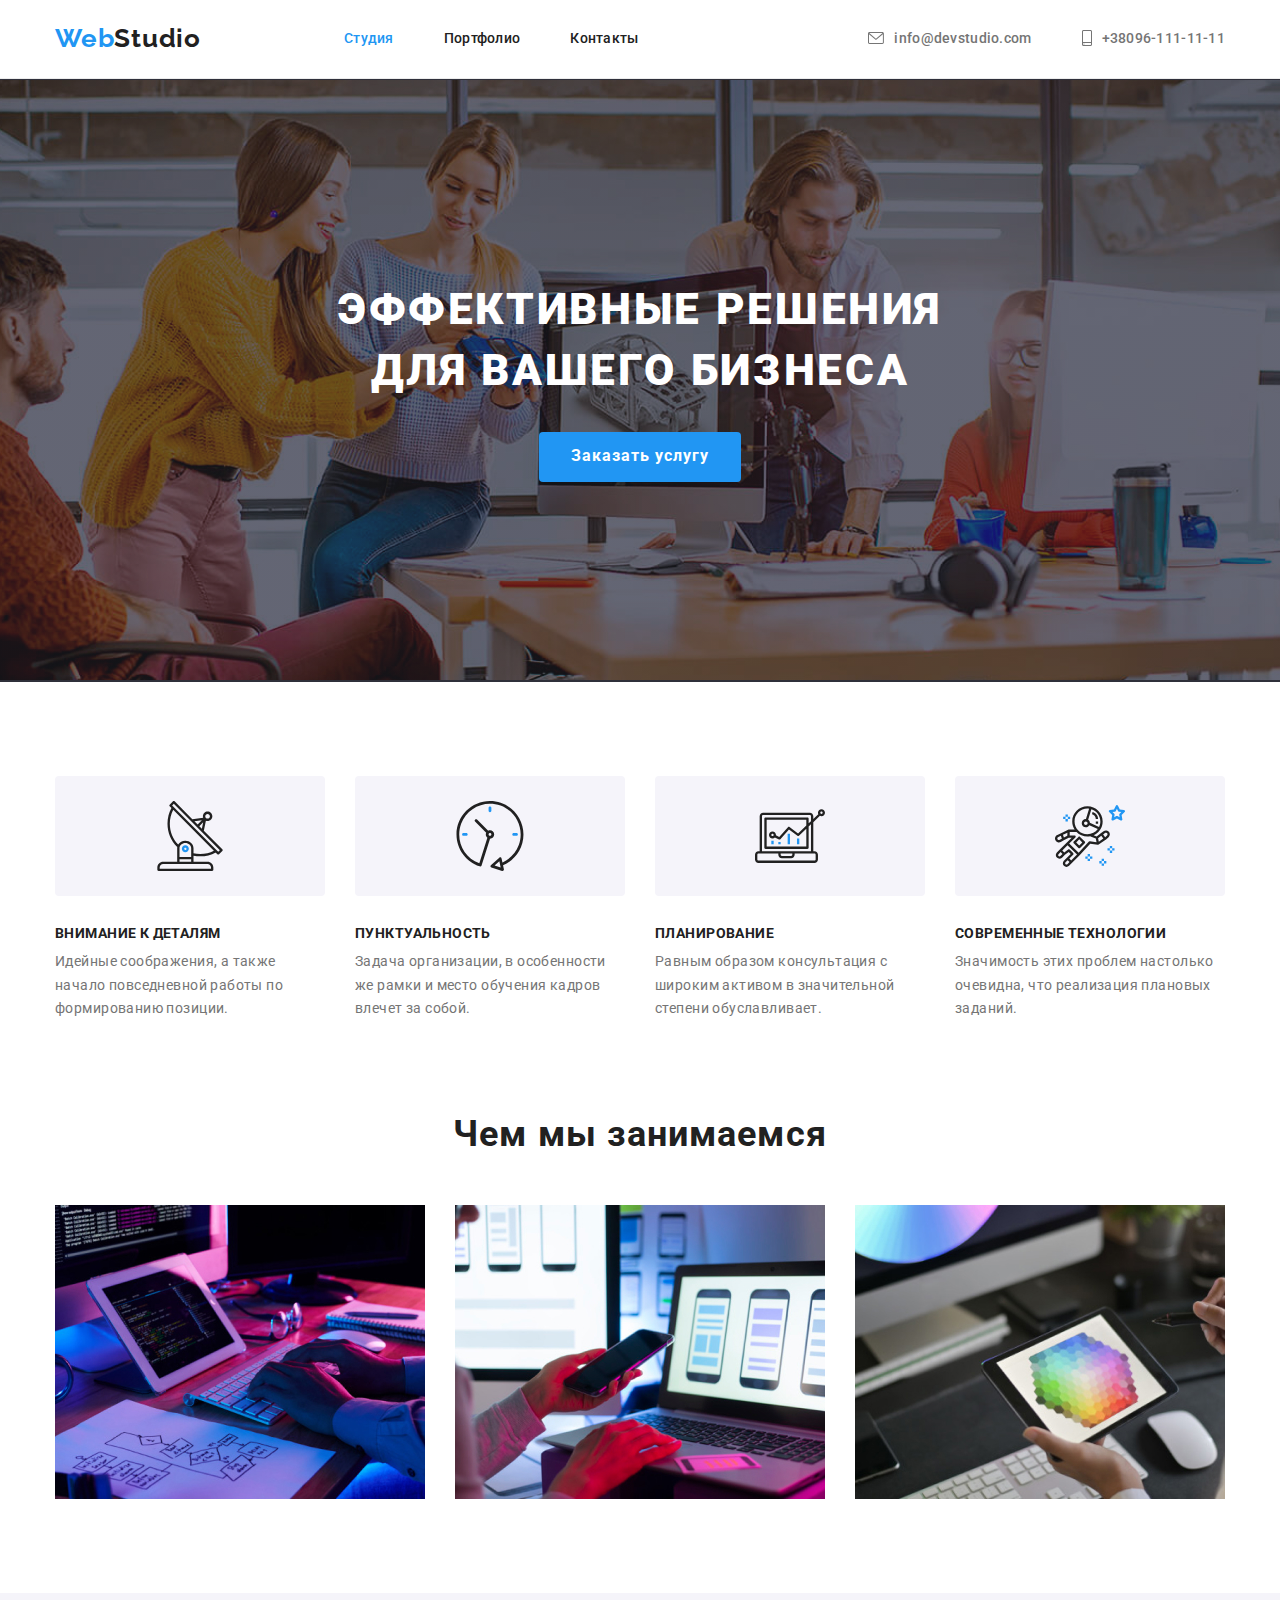
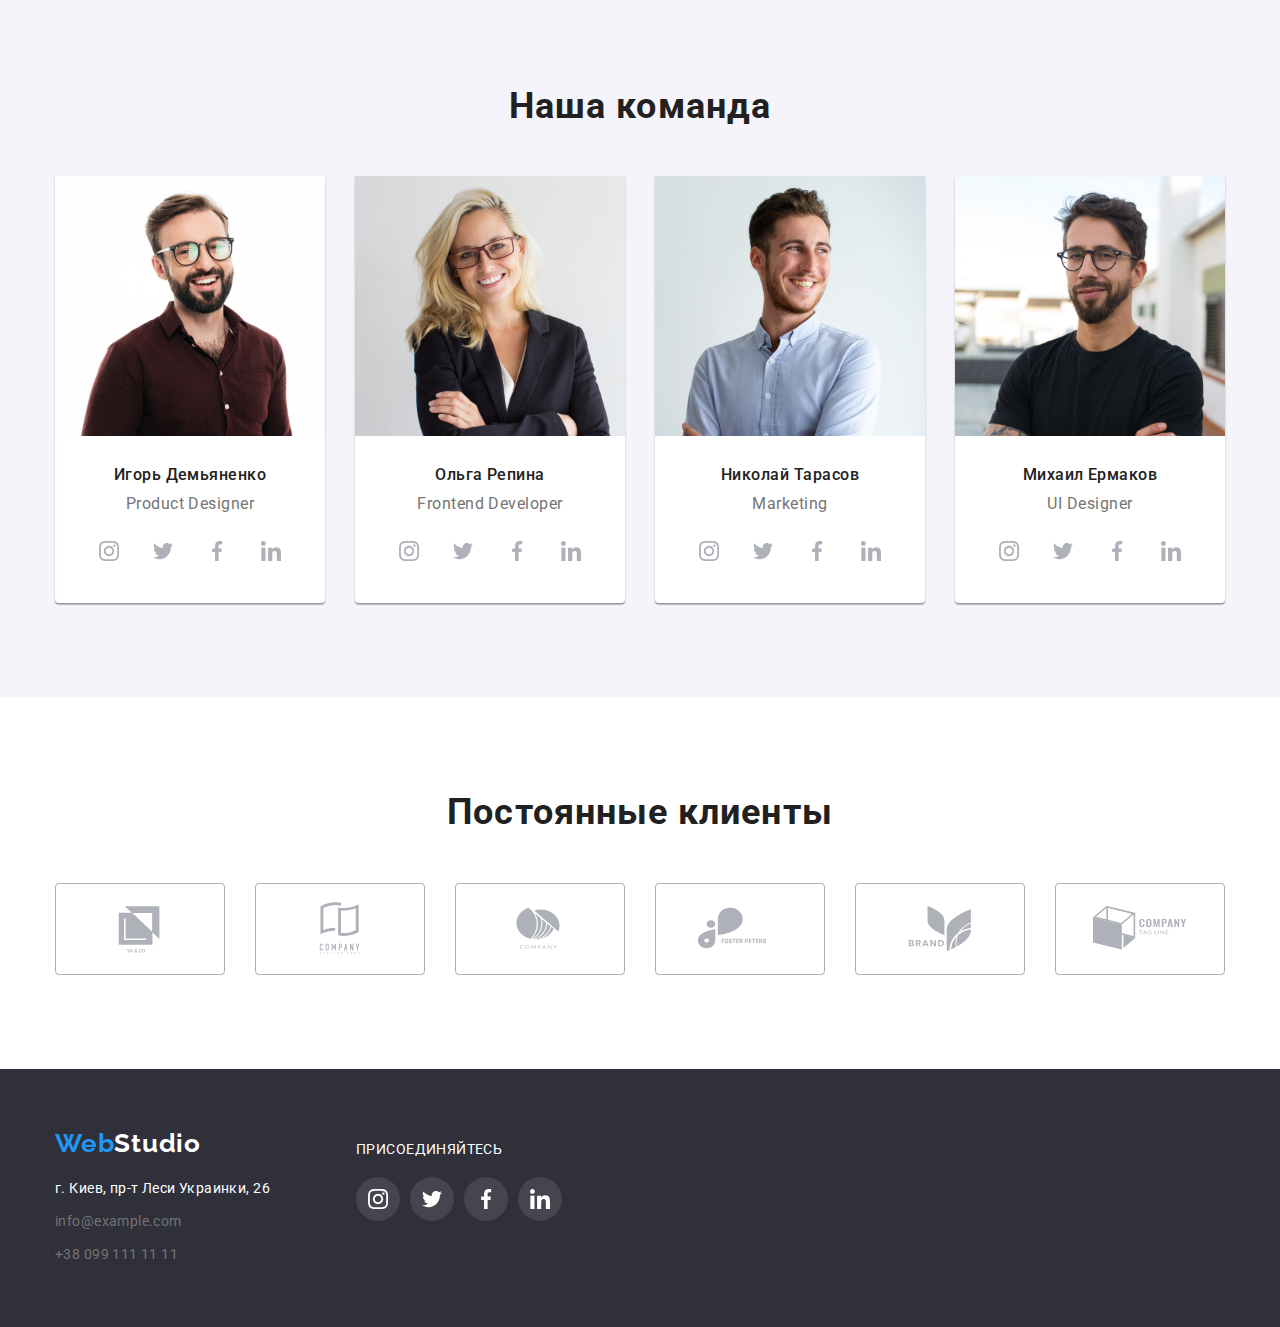
<file: index.html>
<!DOCTYPE html>
<html lang="ru">
  <head>
    <meta charset="UTF-8" />
    <meta http-equiv="X-UA-Compatible" content="IE=edge" />
    <meta name="viewport" content="width=device-width, initial-scale=1.0" />
    <title>Web-studio</title>
    <link rel="preconnect" href="https://fonts.googleapis.com" />
    <link rel="preconnect" href="https://fonts.gstatic.com" crossorigin />
    <link
      href="https://fonts.googleapis.com/css2?family=Raleway:wght@700&family=Roboto:wght@400;500;700;900&display=swap"
      rel="stylesheet"
    />
    <link
      rel="stylesheet"
      href="https://cdnjs.cloudflare.com/ajax/libs/modern-normalize/1.1.0/modern-normalize.min.css
"
    />
    <link rel="stylesheet" href="./css/style.css" />
  </head>
  <body class="body">
    <!-- Шапка сайта -->
    <header class="header">
      <div class="container">
        <nav class="header-title">
          <a href="./index.html" class="header-logo-nav">
            <span class="header-logo-web">Web</span
            ><span class="header-logo-studio">Studio</span>
          </a>
          <ul class="header-list">
            <li class="header-item">
              <a href="./index.html" class="header-link current">Студия</a>
            </li>
            <li class="header-item">
              <a href="./portfolio.html" class="header-link">Портфолио</a>
            </li>
            <li class="header-item">
              <a href="" class="header-link">Контакты</a>
            </li>
          </ul>
        </nav>
        <ul class="header-list-connect">
          <li class="header-item-connection">
            <a href="mailto:info@devstudio.com" class="header-link-mail">
              <svg class="header-icon" width="16" height="12">
                <use href="./image/icons.svg#icon-post"></use>
              </svg>
              info@devstudio.com
            </a>
          </li>
          <li class="header-item-connection">
            <a href="tel:+380961111111" class="header-link-tel">
              <svg class="header-icon" width="10" height="16">
                <use href="./image/icons.svg#icon-smartphone"></use>
              </svg>
              +38096-111-11-11
            </a>
          </li>
        </ul>
      </div>
    </header>

    <main class="main">
      <!-- Герой -->
      <section class="hero">
        <div class="container flex">
          <h1 class="hero-caption">Эффективные решения для вашего бизнеса</h1>
          <button type="button" class="hero-btn">Заказать услугу</button>
        </div>
      </section>
      <!-- Контент -->
      <section class="content">
        <div class="container">
          <ul class="content-list">
            <li class="content-item">
              <div class="box-icon">
                <svg class="content-icon" width="70" height="70">
                  <use href="./image/icons.svg#icon-antenna-1-1"></use>
                </svg>
              </div>
              <h2 class="content-caption">Внимание к деталям</h2>
              <p class="content-text">
                Идейные соображения, а также начало повседневной работы по
                формированию позиции.
              </p>
            </li>
            <li class="content-item">
              <div class="box-icon">
                <svg class="content-icon" width="70" height="70">
                  <use href="./image/icons.svg#icon-clock-1-1"></use>
                </svg>
              </div>
              <h2 class="content-caption">Пунктуальность</h2>
              <p class="content-text">
                Задача организации, в особенности же рамки и место обучения
                кадров влечет за собой.
              </p>
            </li>
            <li class="content-item">
              <div class="box-icon">
                <svg class="content-icon" width="70" height="70">
                  <use href="./image/icons.svg#icon-diagram-1-1"></use>
                </svg>
              </div>
              <h2 class="content-caption">Планирование</h2>
              <p class="content-text">
                Равным образом консультация с широким активом в значительной
                степени обуславливает.
              </p>
            </li>
            <li class="content-item">
              <div class="box-icon">
                <svg class="content-icon" width="70" height="70">
                  <use href="./image/icons.svg#icon-astronaut-1-1"></use>
                </svg>
              </div>
              <h2 class="content-caption">Современные технологии</h2>
              <p class="content-text">
                Значимость этих проблем настолько очевидна, что реализация
                плановых заданий.
              </p>
            </li>
          </ul>
        </div>
      </section>
      <!-- Род занятий -->
      <section class="employment">
        <div class="container">
          <h2 class="employment-caption">Чем мы занимаемся</h2>
          <ul class="employment-list">
            <li class="employment-item">
              <img
                src="./image/img.jpg"
                alt="кодирование-на-планшете"
                class="image"
              />
            </li>
            <li class="employment-item">
              <img
                src="./image/tel-in-hand.jpg"
                alt="телефон-в-руках"
                class="image"
              />
            </li>
            <li class="employment-item">
              <img
                src="./image/leptop.jpg"
                alt="выбор-цвета-на-планшете"
                class="image"
              />
            </li>
          </ul>
        </div>
      </section>
      <!-- Команда работников -->
      <section class="team">
        <div class="container team">
          <h2 class="team-caption">Наша команда</h2>
          <ul class="team-list">
            <li class="team-item">
              <img src="./image/igor-d.jpg" alt="" width="270" class="image" />
              <h3 class="team-name">Игорь Демьяненко</h3>
              <p class="team-text">Product Designer</p>
              <ul class="team-soc-list list">
                <li class="team-soc-item">
                  <a href="" class="team-soc-link link">
                    <svg class="team-soc-icon" width="20" height="20">
                      <use href="./image/icons.svg#icon-instagram"></use>
                    </svg>
                  </a>
                </li>
                <li class="team-soc-item">
                  <a href="" class="team-soc-link link"
                    ><svg class="team-soc-icon" width="20" height="20">
                      <use href="./image/icons.svg#icon-twitter"></use></svg
                  ></a>
                </li>
                <li class="team-soc-item">
                  <a href="" class="team-soc-link link"
                    ><svg class="team-soc-icon" width="20" height="20">
                      <use href="./image/icons.svg#icon-facebook"></use></svg
                  ></a>
                </li>
                <li class="team-soc-item">
                  <a href="" class="team-soc-link link"
                    ><svg class="team-soc-icon" width="20" height="20">
                      <use href="./image/icons.svg#icon-linkedin"></use></svg
                  ></a>
                </li>
              </ul>
            </li>
            <li class="team-item">
              <img src="./image/olg-r.jpg " alt="" width="270" class="image" />
              <h3 class="team-name">Ольга Репина</h3>
              <p class="team-text">Frontend Developer</p>
              <ul class="team-soc-list list">
                <li class="team-soc-item">
                  <a href="" class="team-soc-link link">
                    <svg class="team-soc-icon" width="20" height="20">
                      <use href="./image/icons.svg#icon-instagram"></use>
                    </svg>
                  </a>
                </li>
                <li class="team-soc-item">
                  <a href="" class="team-soc-link link"
                    ><svg class="team-soc-icon" width="20" height="20">
                      <use href="./image/icons.svg#icon-twitter"></use></svg
                  ></a>
                </li>
                <li class="team-soc-item">
                  <a href="" class="team-soc-link link"
                    ><svg class="team-soc-icon" width="20" height="20">
                      <use href="./image/icons.svg#icon-facebook"></use></svg
                  ></a>
                </li>
                <li class="team-soc-item">
                  <a href="" class="team-soc-link link"
                    ><svg class="team-soc-icon" width="20" height="20">
                      <use href="./image/icons.svg#icon-linkedin"></use></svg
                  ></a>
                </li>
              </ul>
            </li>
            <li class="team-item">
              <img src="./image/nicolay.jpg" alt="" width="270" class="image" />
              <h3 class="team-name">Николай Тарасов</h3>
              <p class="team-text">Marketing</p>
              <ul class="team-soc-list list">
                <li class="team-soc-item">
                  <a href="" class="team-soc-link link">
                    <svg class="team-soc-icon" width="20" height="20">
                      <use href="./image/icons.svg#icon-instagram"></use>
                    </svg>
                  </a>
                </li>
                <li class="team-soc-item">
                  <a href="" class="team-soc-link link"
                    ><svg class="team-soc-icon" width="20" height="20">
                      <use href="./image/icons.svg#icon-twitter"></use></svg
                  ></a>
                </li>
                <li class="team-soc-item">
                  <a href="" class="team-soc-link link"
                    ><svg class="team-soc-icon" width="20" height="20">
                      <use href="./image/icons.svg#icon-facebook"></use></svg
                  ></a>
                </li>
                <li class="team-soc-item">
                  <a href="" class="team-soc-link link"
                    ><svg class="team-soc-icon" width="20" height="20">
                      <use href="./image/icons.svg#icon-linkedin"></use></svg
                  ></a>
                </li>
              </ul>
            </li>
            <li class="team-item">
              <img
                src="./image/myhail-e.jpg"
                alt=""
                width="270"
                class="image"
              />
              <h3 class="team-name">Михаил Ермаков</h3>
              <p class="team-text">UI Designer</p>
              <ul class="team-soc-list list">
                <li class="team-soc-item">
                  <a href="" class="team-soc-link link">
                    <svg class="team-soc-icon" width="20" height="20">
                      <use href="./image/icons.svg#icon-instagram"></use>
                    </svg>
                  </a>
                </li>
                <li class="team-soc-item">
                  <a href="" class="team-soc-link link"
                    ><svg class="team-soc-icon" width="20" height="20">
                      <use href="./image/icons.svg#icon-twitter"></use></svg
                  ></a>
                </li>
                <li class="team-soc-item">
                  <a href="" class="team-soc-link link"
                    ><svg class="team-soc-icon" width="20" height="20">
                      <use href="./image/icons.svg#icon-facebook"></use></svg
                  ></a>
                </li>
                <li class="team-soc-item">
                  <a href="" class="team-soc-link link"
                    ><svg class="team-soc-icon" width="20" height="20">
                      <use href="./image/icons.svg#icon-linkedin"></use></svg
                  ></a>
                </li>
              </ul>
            </li>
          </ul>
        </div>
      </section>
      <!-- Постоянные клиенты -->
      <section class="clients">
        <div class="container clients-cont">
          <h2 class="clients-title">Постоянные клиенты</h2>
          <ul class="clients-list">
            <li class="clients-item">
              <a href="" class="clients-link">
                <svg class="clients-icon" width="106" height="60">
                  <use href="./image/icons.svg#icon-Logo-1"></use>
                </svg>
              </a>
            </li>
            <li class="clients-item">
              <a href="" class="clients-link">
                <svg class="clients-icon" width="106" height="60">
                  <use href="./image/icons.svg#icon-Logo-2"></use></svg
              ></a>
            </li>
            <li class="clients-item">
              <a href="" class="clients-link">
                <svg class="clients-icon" width="106" height="60">
                  <use href="./image/icons.svg#icon-Logo-3"></use></svg
              ></a>
            </li>
            <li class="clients-item">
              <a href="" class="clients-link">
                <svg class="clients-icon" width="106" height="60">
                  <use href="./image/icons.svg#icon-Logo-4"></use></svg
              ></a>
            </li>
            <li class="clients-item">
              <a href="" class="clients-link">
                <svg class="clients-icon" width="106" height="60">
                  <use href="./image/icons.svg#icon-Logo-5"></use></svg
              ></a>
            </li>
            <li class="clients-item">
              <a href="" class="clients-link">
                <svg class="clients-icon" width="106" height="60">
                  <use href="./image/icons.svg#icon-Logo-6"></use></svg
              ></a>
            </li>
          </ul>
        </div>
      </section>
    </main>
    <!-- Футер страницы -->
    <footer class="footer">
      <div class="container footers">
        <div class="footer-add-content">
          <a href="./index.html" class="footer-logo-nav">
            <span class="footer-logo-web">Web</span
            ><span class="footer-logo-studio">Studio</span>
          </a>
          <address class="footer-address">
            <ul class="footer-list">
              <li class="footer-item">
                <a href="" class="adds">г. Киев, пр-т Леси Украинки, 26</a>
              </li>
              <li class="footer-item">
                <a href="mailto:info@example.com" class="footer-link-mail"
                  >info@example.com</a
                >
              </li>
              <li class="footer-item">
                <a href="+380991111111" class="footer-link-tel"
                  >+38 099 111 11 11</a
                >
              </li>
            </ul>
          </address>
        </div>
        <div class="footer-soc-content">
          <p class="footer-text">присоединяйтесь</p>
          <ul class="footer-soc-list">
            <li class="footer-soc-item">
              <a href="" class="footer-soc-link link">
                <svg class="footer-soc-icon" width="20" height="20">
                  <use href="./image/icons.svg#icon-instagram"></use>
                </svg>
              </a>
            </li>
            <li class="footer-soc-item">
              <a href="" class="footer-soc-link link"
                ><svg class="footer-soc-icon" width="20" height="20">
                  <use href="./image/icons.svg#icon-twitter"></use></svg
              ></a>
            </li>
            <li class="footer-soc-item">
              <a href="" class="footer-soc-link link"
                ><svg class="footer-soc-icon" width="20" height="20">
                  <use href="./image/icons.svg#icon-facebook"></use></svg
              ></a>
            </li>
            <li class="footer-soc-item">
              <a href="" class="footer-soc-link link"
                ><svg class="footer-soc-icon" width="20" height="20">
                  <use href="./image/icons.svg#icon-linkedin"></use></svg
              ></a>
            </li>
          </ul>
        </div>
      </div>
    </footer>
  </body>
</html>
</file>
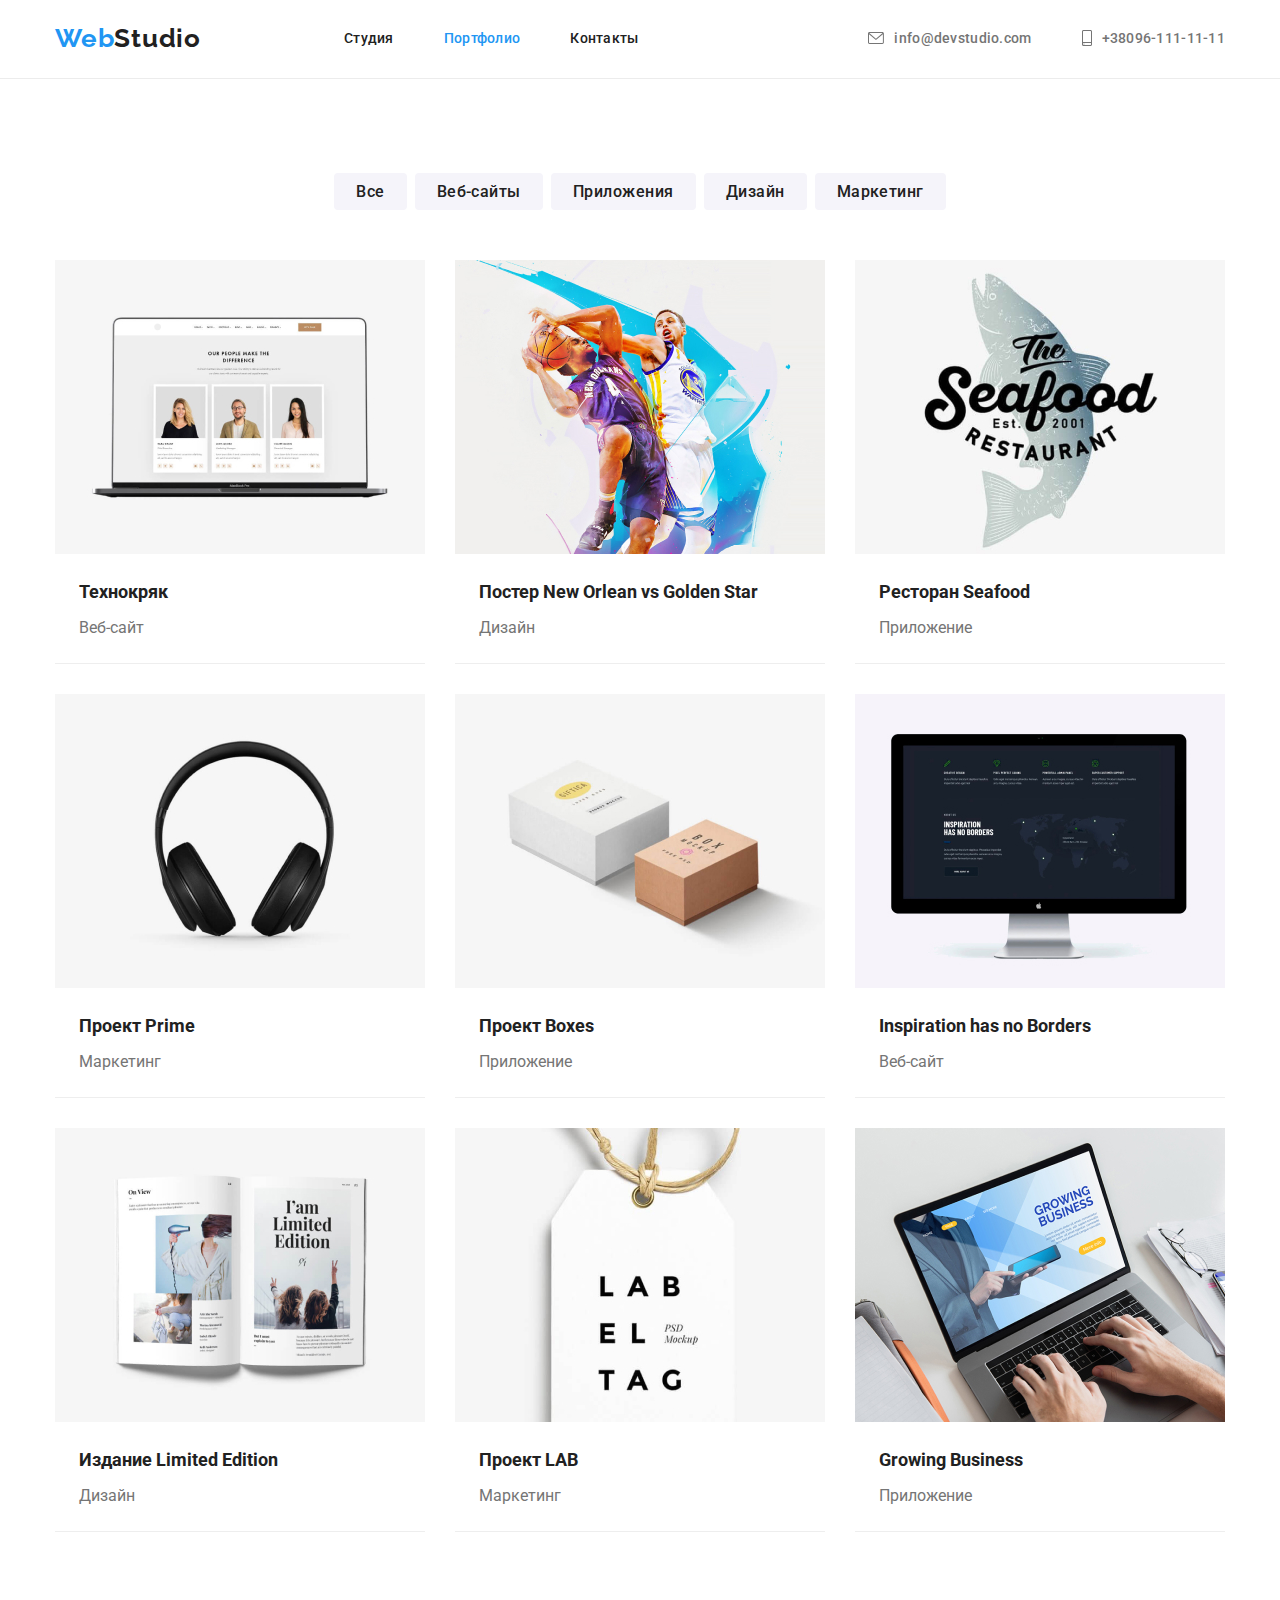
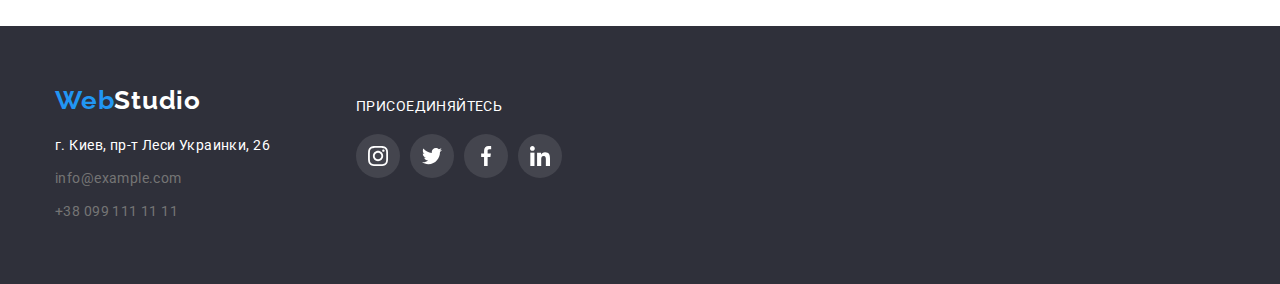
<file: portfolio.html>
<!DOCTYPE html>
<html lang="ru">
  <head>
    <meta charset="UTF-8" />
    <meta http-equiv="X-UA-Compatible" content="IE=edge" />
    <meta name="viewport" content="width=device-width, initial-scale=1.0" />
    <title>Web-studio</title>
    <link rel="preconnect" href="https://fonts.googleapis.com" />
    <link rel="preconnect" href="https://fonts.gstatic.com" crossorigin />
    <link
      href="https://fonts.googleapis.com/css2?family=Raleway:wght@700&family=Roboto:wght@400;500;700;900&display=swap"
      rel="stylesheet"
    />
    <link
      rel="stylesheet"
      href="https://cdnjs.cloudflare.com/ajax/libs/modern-normalize/1.1.0/modern-normalize.min.css
"
    />
    <link rel="stylesheet" href="./css/style.css" />
  </head>
  <body class="body">
    <!-- Шапка портфолио -->
    <header class="header">
      <div class="container">
        <nav class="header-title">
          <a href="./index.html" class="header-logo-nav"
            ><span class="header-logo-web">Web</span
            ><span class="header-logo-studio">Studio</span></a
          >
          <ul class="header-list">
            <li class="header-item">
              <a href="./index.html" class="header-link">Студия</a>
            </li>
            <li class="header-item">
              <a href="" class="header-link current">Портфолио</a>
            </li>
            <li class="header-item">
              <a href="" class="header-link">Контакты</a>
            </li>
          </ul>
        </nav>
        <div class="header-link-cnct">
          <ul class="header-list-connect">
            <li class="header-item-connection">
              <a href="mailto:info@devstudio.com" class="header-link-mail">
                <svg class="header-icon" width="16" height="12">
                  <use href="./image/icons.svg#icon-post"></use>
                </svg>
                info@devstudio.com</a
              >
            </li>
            <li class="header-item-connection">
              <a href="tel:+380961111111" class="header-link-tel">
                <svg class="header-icon" width="10" height="16">
                  <use href="./image/icons.svg#icon-smartphone"></use>
                </svg>
                +38096-111-11-11</a
              >
            </li>
          </ul>
        </div>
      </div>
    </header>
    <!-- Категории портфолио -->
    <main>
      <section class="section-category">
        <h1 style="display: none">Категории портфолио</h1>
        <div class="container">
          <ul class="categories-list category">
            <li class="category-item">
              <button type="button" class="category-btn">Все</button>
            </li>
            <li class="category-item">
              <button type="button" class="category-btn">Веб-сайты</button>
            </li>
            <li class="category-item">
              <button type="button" class="category-btn">Приложения</button>
            </li>
            <li class="category-item">
              <button type="button" class="category-btn">Дизайн</button>
            </li>
            <li class="category-item">
              <button type="button" class="category-btn">Маркетинг</button>
            </li>
          </ul>

          <!-- Категория "Все" -->
          <ul class="scroll-list">
            <li class="scroll-item">
              <a href="">
              <img
                src="./image/vebsite.jpg"
                alt="фото сотрудников на ноутбуке"
                width="370"
                class="image"
              />
              <div class="text">
                <h2 class="scroll-caption">Технокряк</h2>
                <p class="scroll-text">Веб-сайт</p>
              </div>
              </a>
            </li>
            <li class="scroll-item">
              <a href="">
              <img
                src="./image/design-bascket.jpg"
                alt="Два баскетболиста с мячом"
                width="370"
                class="image"
              />
              <div class="text">
                <h2 class="scroll-caption">Постер New Orlean vs Golden Star</h2>
                <p class="scroll-text">Дизайн</p>
              </div>
              </a>
            </li>
            <li class="scroll-item">
              <a href="">
              <img
                src="./image/prylozhenie-seafood.jpg"
                alt="Название ресторана"
                width="370"
                class="image"
              />
              <div class="text">
                <h2 class="scroll-caption">Ресторан Seafood</h2>
                <p class="scroll-text">Приложение</p>
              </div>
              </a>
            </li>
            <li class="scroll-item">
              <a href="">
              <img
                src="./image/marketing.jpg"
                alt="Наушники"
                width="370"
                class="image"
              />
              <div class="text">
                <h2 class="scroll-caption">Проект Prime</h2>
                <p class="scroll-text">Маркетинг</p>
              </div>
              </a>
            </li>
            <li class="scroll-item">
              <a href="">
              <img
                src="./image/prylozhenie-box.jpg"
                alt="Две коробки"
                width="370"
                class="image"
              />
              <div class="text">
                <h2 class="scroll-caption">Проект Boxes</h2>
                <p class="scroll-text">Приложение</p>
              </div>
              </a>
            </li>
            <li class="scroll-item">
              <a href="">
              <img
                src="./image/vebsite-second.jpg"
                alt="Монитор экрана"
                width="370"
                class="image"
              />
              <div class="text">
                <h2 lang="en" class="scroll-caption">
                  Inspiration has no Borders
                </h2>
                </a>
                <p class="scroll-text">Веб-сайт</p>
              </div>
            </li>
            <li class="scroll-item">
              <a href="">
              <img
                src="./image/design-magazine.jpg"
                alt="Журнал"
                width="370"
                class="image"
              />
              <div class="text">
                <h2 class="scroll-caption">Издание Limited Edition</h2>
                <p class="scroll-text">Дизайн</p>
              </div>
              </a>
            </li>
            <li class="scroll-item">
              <a href="">
              <img
                src="./image/lab.jpg"
                alt="Этикетка"
                width="370"
                class="image"
              />
              <div class="text">
                <h2 class="scroll-caption">Проект LAB</h2>
                <p class="scroll-text">Маркетинг</p>
              </div>
              </a>
            </li>
            <li class="scroll-item">
              <a href="">
              <img
                src="./image/prylozhenie-business.jpg"
                alt="Ноутбук"
                width="370"
                class="image"
              />
              <div class="text">
                <h2 lang="en" class="scroll-caption">Growing Business</h2>
                <p class="scroll-text">Приложение</p>
              </div>
              </a>
            </li>
          </ul>
        </div>
      </section>
    </main>
    <!-- Футер страницы -->
    <footer class="footer">
      <div class="container footers">
        <div class="footer-add-content">
          <a href="./index.html" class="footer-logo-nav">
            <span class="footer-logo-web">Web</span
            ><span class="footer-logo-studio">Studio</span>
          </a>
          <address class="footer-address">
            <ul class="footer-list">
              <li class="footer-item">
                <a href="" class="adds">г. Киев, пр-т Леси Украинки, 26</a>
              </li>
              <li class="footer-item">
                <a href="mailto:info@example.com" class="footer-link-mail"
                  >info@example.com</a
                >
              </li>
              <li class="footer-item">
                <a href="+380991111111" class="footer-link-tel"
                  >+38 099 111 11 11</a
                >
              </li>
            </ul>
          </address>
        </div>
        <div class="footer-soc-content">
          <p class="footer-text">присоединяйтесь</p>
          <ul class="footer-soc-list">
            <li class="footer-soc-item">
              <a href="" class="footer-soc-link link">
                <svg class="footer-soc-icon" width="20" height="20">
                  <use href="./image/icons.svg#icon-instagram"></use>
                </svg>
              </a>
            </li>
            <li class="footer-soc-item">
              <a href="" class="footer-soc-link link"
                ><svg class="footer-soc-icon" width="20" height="20">
                  <use href="./image/icons.svg#icon-twitter"></use></svg
              ></a>
            </li>
            <li class="footer-soc-item">
              <a href="" class="footer-soc-link link"
                ><svg class="footer-soc-icon" width="20" height="20">
                  <use href="./image/icons.svg#icon-facebook"></use></svg
              ></a>
            </li>
            <li class="footer-soc-item">
              <a href="" class="footer-soc-link link"
                ><svg class="footer-soc-icon" width="20" height="20">
                  <use href="./image/icons.svg#icon-linkedin"></use></svg
              ></a>
            </li>
          </ul>
        </div>
      </div>
    </footer>
  </body>
</html>
</file>
<file: css/style.css>
:root {
    --brand-color: #212121;
}
p,
h1,
h2,
h3,
h4,
h5,
h6{
    margin: 0;
}
ul{
    margin:0;
    padding-left: 0;
}
ol,
li {
    list-style: none;
}
a {
    text-decoration: none;
}
.body {
    font-family: 'Roboto', sans-serif, Arial;
    color: #757575;
}

/* ----------------------header-------------------- */
    .header-line {
    border-bottom: 1px solid #ECECEC;
    left: 0px;
    top: 0px;
    }
    .header{
    background-color: #FFFFFF;
    border-bottom: 1px solid #ECECEC;
    left: 0px;
    top: 0px;
    padding-top: 24px;
    padding-bottom: 25px;
    }
    .header-logo-nav{
    text-decoration: none;
    color: var(--brand-color);
    font-family: 'Raleway';
    font-weight: 700;
    font-size: 26px;
    line-height: 1.1;
    letter-spacing: 0.03em;
}
    .header-logo-web{   
    color: #2196F3;
}
    .header-logo-studio{
    color: var(--brand-color)
}
.container {
    margin: 0 auto;
    width: 1200px;
    padding-left: 15px;
    padding-right: 15px;
}
.header-title{
    display: flex;
}
.header-list{
    display: flex;
    margin-left: 93px;
    align-items: center;
}
.header-item:hover,
.header-item:focus{
    color: #2196F3;
}

.header-list .header-item{
    margin-left: 50px;
}
.header-link-cnct{
    margin-left: auto;
}
.header-list-connect{
    display: flex;
    margin-left: auto;
    align-items: center;
}
.header .container{
    display: flex;
    align-items: center;
}
.header-link {
    font-weight: 500;
    color: var(--brand-color);
    font-size: 14px;
    line-height: 1.1;
    letter-spacing: 0.02em;
    text-decoration: none;
}
.header-link:hover,
.header-link:focus {
    color: #2196F3;
}
.header-list .header-link.current {
    color: #2196F3;
}

.header-item-connection:not(:last-child){
    margin-right: 50px;
}

.header-link-mail {
    color: #757575;
    font-weight: 500;
    font-size: 14px;
    line-height: 1.1;
    letter-spacing: 0.02em;
    text-decoration: none;
    display: flex;
    align-items: center;
}
.header-link-mail:hover,
.header-link-mail:focus {
    color: #2196F3;
}

.header-link-mail:hover .header-icon,
.header-link-mail:focus .header-icon {
    fill: #2196F3;
}

.header-link-tel {
    color: #757575;
    font-weight: 500;
    font-size: 14px;
    line-height: 1.1;
    letter-spacing: 0.02em;
    text-decoration: none;
    margin: 0;
    display: flex;
    align-items: center;
}

.header-link-tel:hover,
.header-link-tel:focus {
    color: #2196F3;
}

.header-link-tel:hover .header-icon,
.header-link-tel:focus .header-icon{
    fill: #2196F3;
}

.header-icon{
    fill: #757575;
    margin-right: 10px;
}

/* ----------------------hero------------------- */
.flex {
    display: flex;
    justify-content: center;
    align-items: center;
    flex-direction: column;
}
.hero{
    background-color: #2F303A;
    padding: 200px 0;
    background-image: linear-gradient(rgba(47, 48, 58, 0.4), rgba(47, 48, 58, 0.4)), url(../image/hero.jpg);
    background-repeat: no-repeat;
    background-position: center;
    max-width: 1600px;
    margin: 0 auto;
}
.hero-caption{
    color: #FFFFFF;
    font-weight: 900;
    font-size: 44px;
    line-height: 1.4;
    letter-spacing: 0.06em;
    text-align: center;
    text-transform: uppercase;
    max-width: 695px;
    margin-bottom: 30px;
}
.hero-btn{
    color: #FFFFFF;
    background-color: #2196F3;
    min-width: 200px;
    height: 50px;
    font-weight: 700;
    font-size: 16px;
    line-height: 1.8;
    cursor: pointer;
    letter-spacing: 0.06em;
    display: flex;
    font-family: inherit;
    padding: 10px 32px;
    border: 1px transparent;
    border-radius: 4px;
}
.hero-btn:hover,
.hero-btn:focus{
    background-color: #188CE8;
}
/* ------------------контент------------------------- */

.content{
    padding-top: 94px;
    padding-bottom: 94px;
}

.content-item:not(:last-child){
    margin-right: 30px;
}

.box-icon {
    display: flex;
    justify-content: center;
    align-items: center;
    background-color: #F5F4FA;
    margin-bottom: 30px;
    border-radius: 4px;
    height: 120px;
}

.content-list{
    display: flex;
    justify-content: space-between;
}
.content-caption{
    color: var(--brand-color);
    font-weight: 700;
    font-size: 14px;
    line-height: 1.0;
    letter-spacing: 0.03em;
    text-transform: uppercase;
    margin-bottom: 10px;
}
.content-text{
    font-weight: 400;
    font-size: 14px;
    line-height: 1.7;
    letter-spacing: 0.03em;
    max-width: 270px;
}
/* ----------------Род занятий--------------------------- */
.employment{
    padding-bottom: 94px;
}
.employment-list{
    display: flex;
    justify-content: space-between;
}
.employment-item:not(:last-child){
    margin-right: 30px;
}
.employment-caption{
    color: var(--brand-color);
    font-weight: 700;
    font-size: 36px;
    line-height: 1.1;
    letter-spacing: 0.03em;
    text-align: center;
    margin-bottom: 50px;
}
/* ------------------Наша команда------------------- */
.image {
    display: block;
    width: 100%;
    height: auto;
}
.container.team{
    padding-top: 0;
    padding-bottom: 0;
}
.team{
    background-color: #F5F4FA;
    padding-top: 94px;
    padding-bottom: 94px;
}
.team-caption{
    color: var(--brand-color);
    font-weight: 700;
    font-size: 36px;
    line-height: 1.1;
    letter-spacing: 0.03em;
    text-align: center;
    margin-bottom: 50px;
    margin-top: 0;
}
.team-list{
    display: flex;
    justify-content: space-between;
}
.team-item:not(:last-child){
    margin-right: 30px;
}
.team-item{
    text-align: center;
    box-shadow: 0px 1px 3px rgba(0, 0, 0, 0.12), 0px 1px 1px rgba(0, 0, 0, 0.14), 0px 2px 1px rgba(0, 0, 0, 0.2);
    border-radius: 0px 0px 4px 4px;
    background-color: #FFFFFF;
}
.team-name{
    color: var(--brand-color);
    font-weight: 500;
    font-size: 16px;
    line-height: 1.1;
    letter-spacing: 0.03em;
    padding-top: 30px;
    margin-bottom: 11px;
}
.team-text{
    font-weight: 400;
    font-size: 16px;
    line-height: 1.1;
    letter-spacing: 0.03em;
    margin-bottom: 16px;
}
.team-soc-list{
    display: flex;
    justify-content: center;
    padding-bottom: 30px;
}
.team-soc-item{
    width: 44px;
    height: 44px;
    margin-left: 10px;

}
.team-soc-item:first-child{
    margin-left: 0;
}
.team-soc-link{
    width: 100%;
    height: 100%;
    border-radius: 50px;
    display: flex;
    align-items: center;
    justify-content: center;
}
.team-soc-link:hover,
.team-soc-link:focus{
    background-color: #2196F3;
}

.team-soc-link:hover .team-soc-icon,
.team-soc-link:focus .team-soc-icon {
    fill: #FFFFFF;
}

.team-soc-icon{
    fill: #AFB1B8;
}

/*-------------- Постоянные клиенты ----------*/
.clients-cont {
    width: 1200px;
}

.clients-title {
    text-align: center;
    font-size: 36px;
    letter-spacing: 0.03em;
    color: var(--brand-color);
    margin-bottom: 50px;
    line-height: 42px;
}

.clients {
    padding-bottom: 94px;
    padding-top: 94px;
    }

.clients-list {
    display: flex;
    justify-content: space-between;
}

.clients-item {
    width: 170px;
    height: 92px;
}

.clients-item:not(:last-child) {
    margin-right: 30px;
}

.clients-link {
    display: flex;
    justify-content: center;
    align-items: center;
    width: 100%;
    height: 100%;
    border-radius: 4px;
    border: 1px solid #AFB1B8;
}

.clients-link:hover,
.clients-link:focus {
    border: 1px solid #2196F3;
}

.clients-icon {
    fill: #AFB1B8;
}
.clients-link:hover .clients-icon,
.clients-link:focus .clients-icon {
    fill: #2196F3;
}
/* ---------------------Футер------------------- */
.footers{
    display: flex;
}

.footer-logo-nav {
    text-decoration: none;
    color: var(--brand-color);
    font-family: 'Raleway';
    font-weight: 700;
    font-size: 26px;
    line-height: 1.1;
    letter-spacing: 0.03em;
    margin-bottom: 20px;
    display: block;
}
.footer{
    background-color: #2F303A;
    /* padding-top: 60px;
    padding-bottom: 60px; */
}
.footer-logo-web {
    color: #2196F3;
}
.footer-logo-studio{
    color: #FFFFFF;
}
.footer-item:not(:last-child){
margin-bottom: 9px;
}

.footer-add-content {
    width: 231px;
    padding-top: 60px;
    padding-bottom: 60px;
    
}
.adds{
    color: #FFFFFF;
    font-weight: 400;
    font-size: 14px;
    line-height: 1.7;
    font-style: normal;
    letter-spacing: 0.03em;
    text-decoration: none;
}
.adds:hover,
.adds:focus {
    color: #2196F3;
}
.footer-link-mail {
    color: #757575;
    font-weight: 400;
    font-size: 14px;
    line-height: 1.7;
    font-style: normal;
    letter-spacing: 0.03em;
    text-decoration: none;}
.footer-link-mail:hover,
.footer-link-mail:focus {
    color: #2196F3;
}
.footer-link-tel {
    color: #757575;
    font-weight: 400;
    font-size: 14px;
    line-height: 1.7;
    font-style: normal;
    letter-spacing: 0.03em;
    text-decoration: none;}
.footer-link-tel:hover,
.footer-link-tel:focus {
    color: #2196F3;
}

/* ------------Футер, соц. сети------------ */

.footer-soc-content{
    min-width: 206px;
    margin-left: 70px;
    padding-top: 72px;
    padding-bottom: 100px;
}

.footer-soc-list {
    display: flex;
    justify-content: space-between;
}

.footer-soc-item:not(:first-child){
    margin-left: 10px;
}

.footer-text {
font-size: 14px;
line-height: 16px;
letter-spacing: 0.03em;
text-transform: uppercase;
color: #FFFFFF;
margin-bottom: 20px;
}

.footer-soc-link {
    border-radius: 50px;
    display: flex;
    justify-content: center;
    background: rgba(255, 255, 255, 0.1);
    fill: #FFFFFF;
    width: 44px;
    height: 44px;
    align-items: center;
}

.footer-soc-link:hover,
.footer-soc-link:focus {
    background-color:#2196F3 ;
}

/* -------------------Портфолио--------------------- 🤠 */


.categories-list{
margin-bottom: 50px;
}
.category{
    display: flex;
    justify-content: center;
}
.category-item:not(:last-child){
    margin-right: 8px;
}
.section-category{
    padding-top: 94px;
    padding-bottom: 94px;
}
.category-btn{
    color: var(--brand-color);
    background-color: #F5F4FA;
    cursor: pointer;
    font-weight: 500;
    font-size: 16px;
    line-height: 1.6;
    font-family: inherit;
    display: flex;
    border-radius: 4px;   
    border: 1px transparent;
    padding: 6px 22px 6px 22px;
    letter-spacing: 0.03em;
}
.category-btn:hover,
.category-btn:focus  {
    color: #FFFFFF;
    background-color: #2196F3;
    box-shadow: 0px 3px 1px rgba(0, 0, 0, 0.1), 0px 1px 2px rgba(0, 0, 0, 0.08), 0px 2px 2px rgba(0, 0, 0, 0.12);
    border-radius: 4px;
}
.scroll-list{
    display: flex;
    flex-wrap: wrap;
    margin: -15px;
}
.scroll-item{
    width: calc(100% / 3 - 30px);
    margin: 15px;
    border-bottom: 1px solid #EEEEEE;
}

.scroll-item:hover,
.scroll-item:focus {
background: #FFFFFF;
border: 1px solid #EEEEEE;
box-shadow: 0px 1px 1px rgba(0, 0, 0, 0.12), 0px 4px 4px rgba(0, 0, 0, 0.06), 1px 4px 6px rgba(0, 0, 0, 0.16);
}

.scroll-caption{
    color: var(--brand-color);
    font-weight: 700;
    font-size: 18px;
    line-height: 2;
    text-decoration: none;
    margin-bottom: 4px;
}

.scroll-text{
    font-weight: 400;
    font-size: 16px;
    line-height: 1.8;
    text-decoration: none;
    color: #757575;
}
.text{
    padding: 20px 24px;
}
</file>
